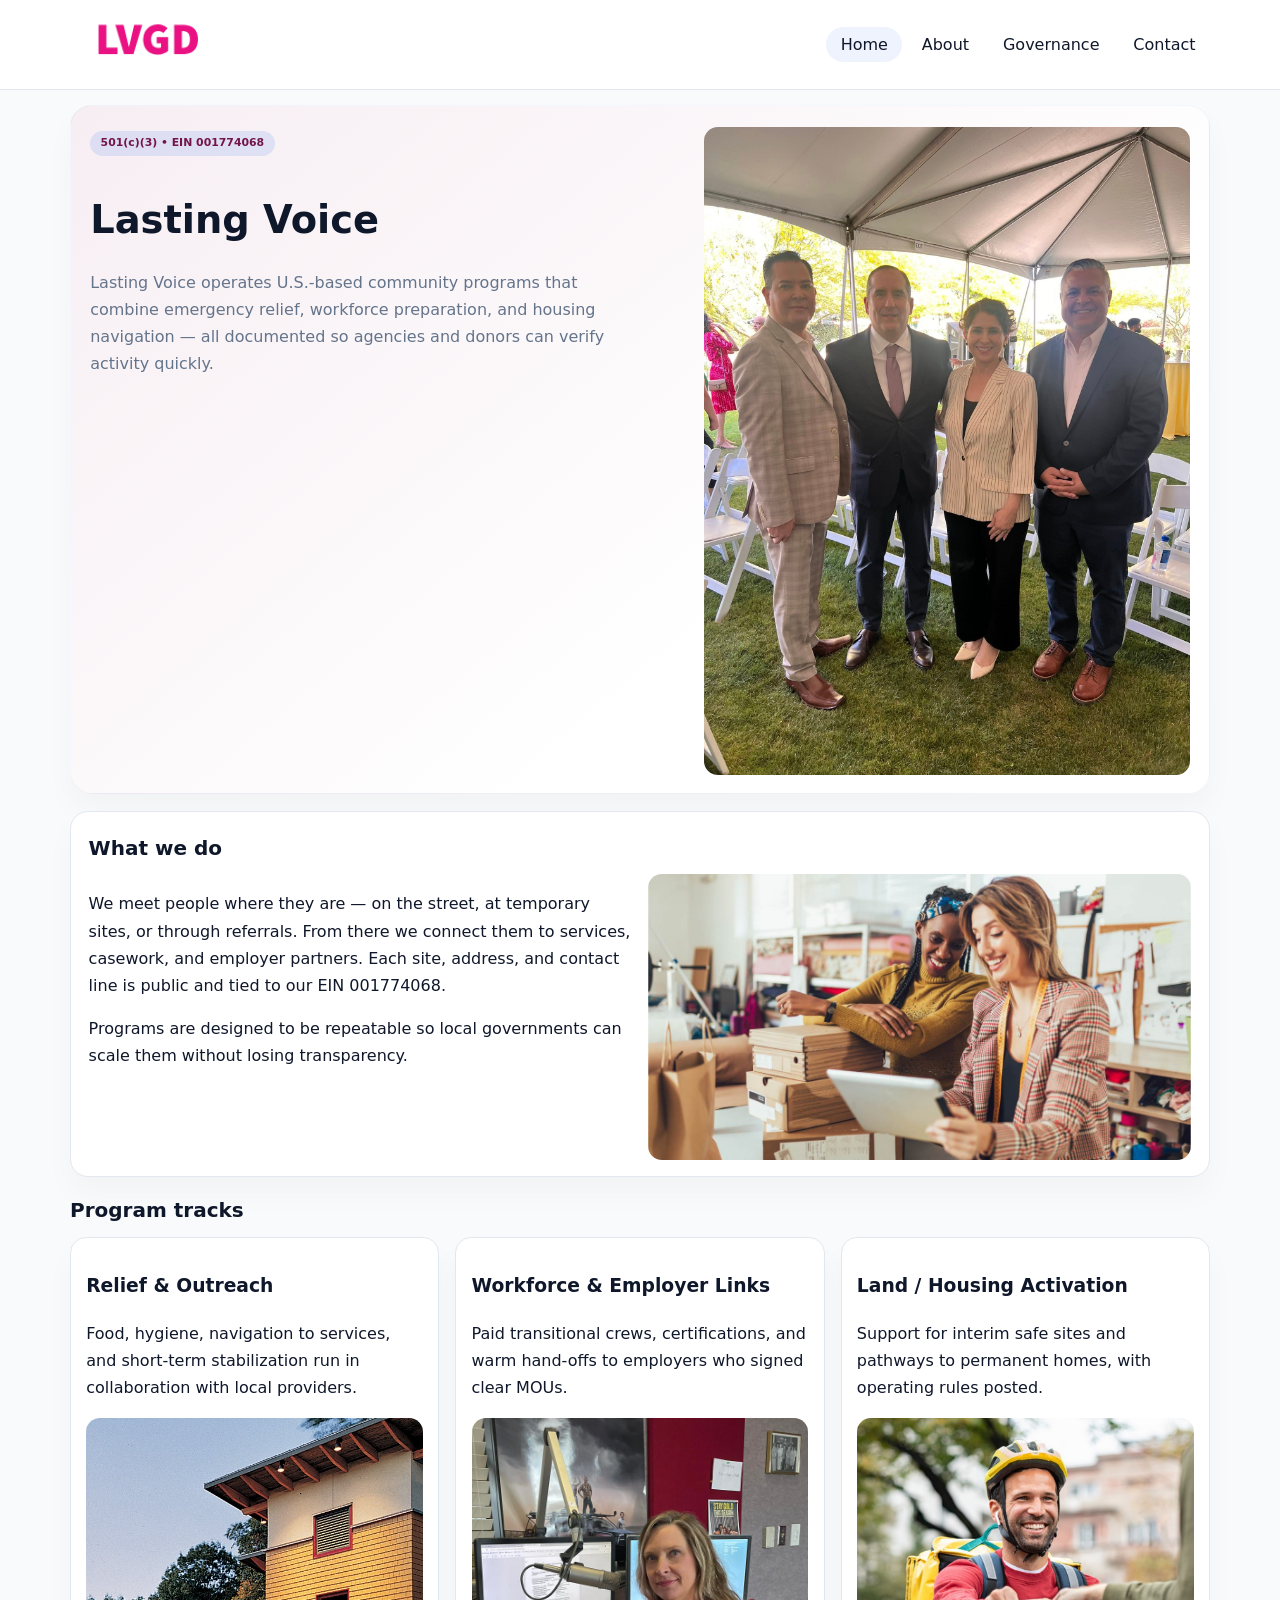
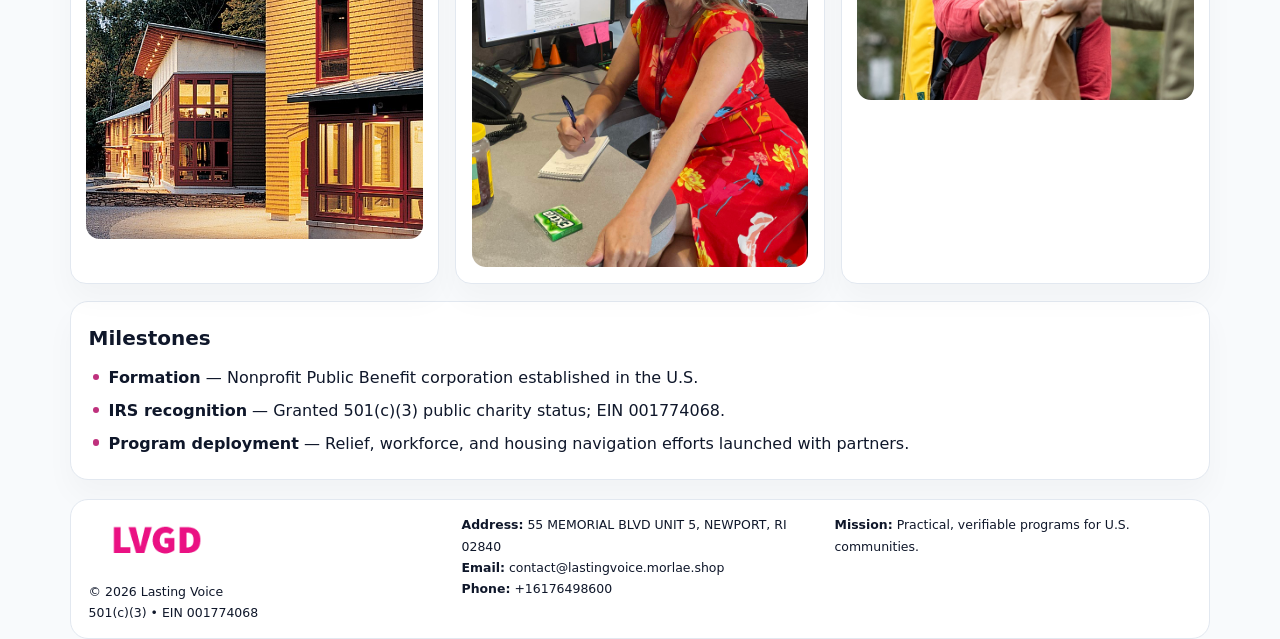
<file: index.html>
<!doctype html><html lang="en"><head>
<meta charset="utf-8">
<meta name="viewport" content="width=device-width,initial-scale=1">
<title>Lasting Voice – Nonprofit • 2025</title>
<link rel="stylesheet" href="assets/styles.css">
<link rel="icon" href="images/logo.png">
<meta name="data-ein" content="001774068">
<meta name="data-name" content="Lasting Voice">
<meta name="data-email" content="contact@lastingvoice.morlae.shop">
<meta name="data-phone" content="+16176498600">
<meta name="data-address" content="55 MEMORIAL BLVD UNIT 5,
NEWPORT, RI 02840">
<meta name="data-map" content="55+MEMORIAL+BLVD+UNIT+5,+NEWPORT,+RI+02840">
  <meta name="description" content="We are a 501(c)(3) organization advancing community services, education, and direct relief through transparent programs, local partnerships, and measurable outcomes.">
<meta name="facebook-domain-verification" content="23pudntrblj9jc4wy66w6aacvlxoat" />
</head><body>
<div style="position:absolute;left:-9999px;top:-9999px;opacity:0" data-uniq="{{UNIQUE_BLOB}}">
  <span>We are a 501(c)(3) organization advancing community services, education, and direct relief through transparent programs, local partnerships, and measurable outcomes.</span><svg width="12" height="12" viewBox="0 0 12 12" xmlns="http://www.w3.org/2000/svg"><circle cx="6" cy="6" r="5" fill="#7c3aed"/></svg><img src="images/hero.jpg" width="1" height="1" alt="" loading="lazy"/>
</div>

<header>
  <div class="topbar">
    <a href="index.html"><img src="images/logo.png" style="width:155px" alt=""></a>
    <nav>
      <a class="active" href="index.html">Home</a>
      <a href="about.html">About</a>
      <a href="governance.html">Governance</a>
      <a href="contact.html">Contact</a>
    </nav>
  </div>
</header>

<section class="c0ac1cc7344">
  <div>
    <span class="c5de849f30f">501(c)(3) • EIN 001774068</span>
    <h1>Lasting Voice</h1>
    <p class="ca15a6bbf10">Lasting Voice operates U.S.-based community programs that combine emergency relief, workforce preparation, and housing navigation — all documented so agencies and donors can verify activity quickly.</p>
  </div>
  <img src="images/hero.jpg" alt="Community program">
</section>

<section class="section">
  <div class="panel">
    <h2>What we do</h2>
    <div class="twocol">
      <div>
        <p>We meet people where they are — on the street, at temporary sites, or through referrals. From there we connect them to services, casework, and employer partners. Each site, address, and contact line is public and tied to our EIN 001774068.</p>
        <p>Programs are designed to be repeatable so local governments can scale them without losing transparency.</p>
      </div>
      <div>
        <img src="images/community.jpg" alt="Community work">
      </div>
    </div>
  </div>
</section>

<section class="section">
  <h2>Program tracks</h2>
  <div class="cards">
    <article class="c3794124188">
      <h3>Relief & Outreach</h3>
      <p>Food, hygiene, navigation to services, and short-term stabilization run in collaboration with local providers.</p>
      <img src="images/relief.jpg" alt="" style="margin-top:.6rem">
    </article>
    <article class="c3794124188">
      <h3>Workforce & Employer Links</h3>
      <p>Paid transitional crews, certifications, and warm hand-offs to employers who signed clear MOUs.</p>
      <img src="images/jobs.jpg" alt="" style="margin-top:.6rem">
    </article>
    <article class="c3794124188">
      <h3>Land / Housing Activation</h3>
      <p>Support for interim safe sites and pathways to permanent homes, with operating rules posted.</p>
      <img src="images/land.jpg" alt="" style="margin-top:.6rem">
    </article>
  </div>
</section>

<section class="section">
  <div class="panel">
    <h2>Milestones</h2>
    <ul class="timeline">
      <li><strong>Formation</strong> — Nonprofit Public Benefit corporation established in the U.S.</li>
      <li><strong>IRS recognition</strong> — Granted 501(c)(3) public charity status; EIN 001774068.</li>
      <li><strong>Program deployment</strong> — Relief, workforce, and housing navigation efforts launched with partners.</li>
    </ul>
  </div>
</section>

<footer>
  <div class="footer-grid">
    <div>
      <img src="images/logo.png" style="width:135px;margin-bottom:.35rem" alt="">
      <div class="small">© <span id="year"></span> Lasting Voice</div>
      <div class="small">501(c)(3) • EIN 001774068</div>
    </div>
    <div>
      <div class="small"><strong>Address:</strong> 55 MEMORIAL BLVD UNIT 5,
NEWPORT, RI 02840</div>
      <div class="small"><strong>Email:</strong> <a href="mailto:contact@lastingvoice.morlae.shop">contact@lastingvoice.morlae.shop</a></div>
      <div class="small"><strong>Phone:</strong> <a href="tel:+16176498600">+16176498600</a></div>
    </div>
    <div>
      <div class="small"><strong>Mission:</strong> Practical, verifiable programs for U.S. communities.</div>
    </div>
  </div>
</footer>

<script>
(function(){
  function m(n){const e=document.querySelector('meta[name="'+n+'"]');return e?e.content:'';}
  function h(s){let x=2166136261>>>0;for(let i=0;i<s.length;i++){x^=s.charCodeAt(i);x=(x*16777619)>>>0;}return x>>>0;}
  const key = h((m('data-ein')||m('data-name')||'0').replace(/\s+/g,''));
  const H = key % 360, S = 55 + (key % 18), L = 47;
  const r = document.documentElement;
  r.style.setProperty('--brand',`hsl(${H} ${S}% ${L}%)`);
  r.style.setProperty('--brand-ink',`hsl(${H} ${Math.min(95,S+10)}% ${Math.max(20,L-20)}%)`);
  r.style.setProperty('--soft',`hsl(${H} ${Math.max(35,S-25)}% 95%)`);
  const y=document.getElementById('year');if(y)y.textContent=new Date().getFullYear();
})();
</script>
</body></html>
</file>
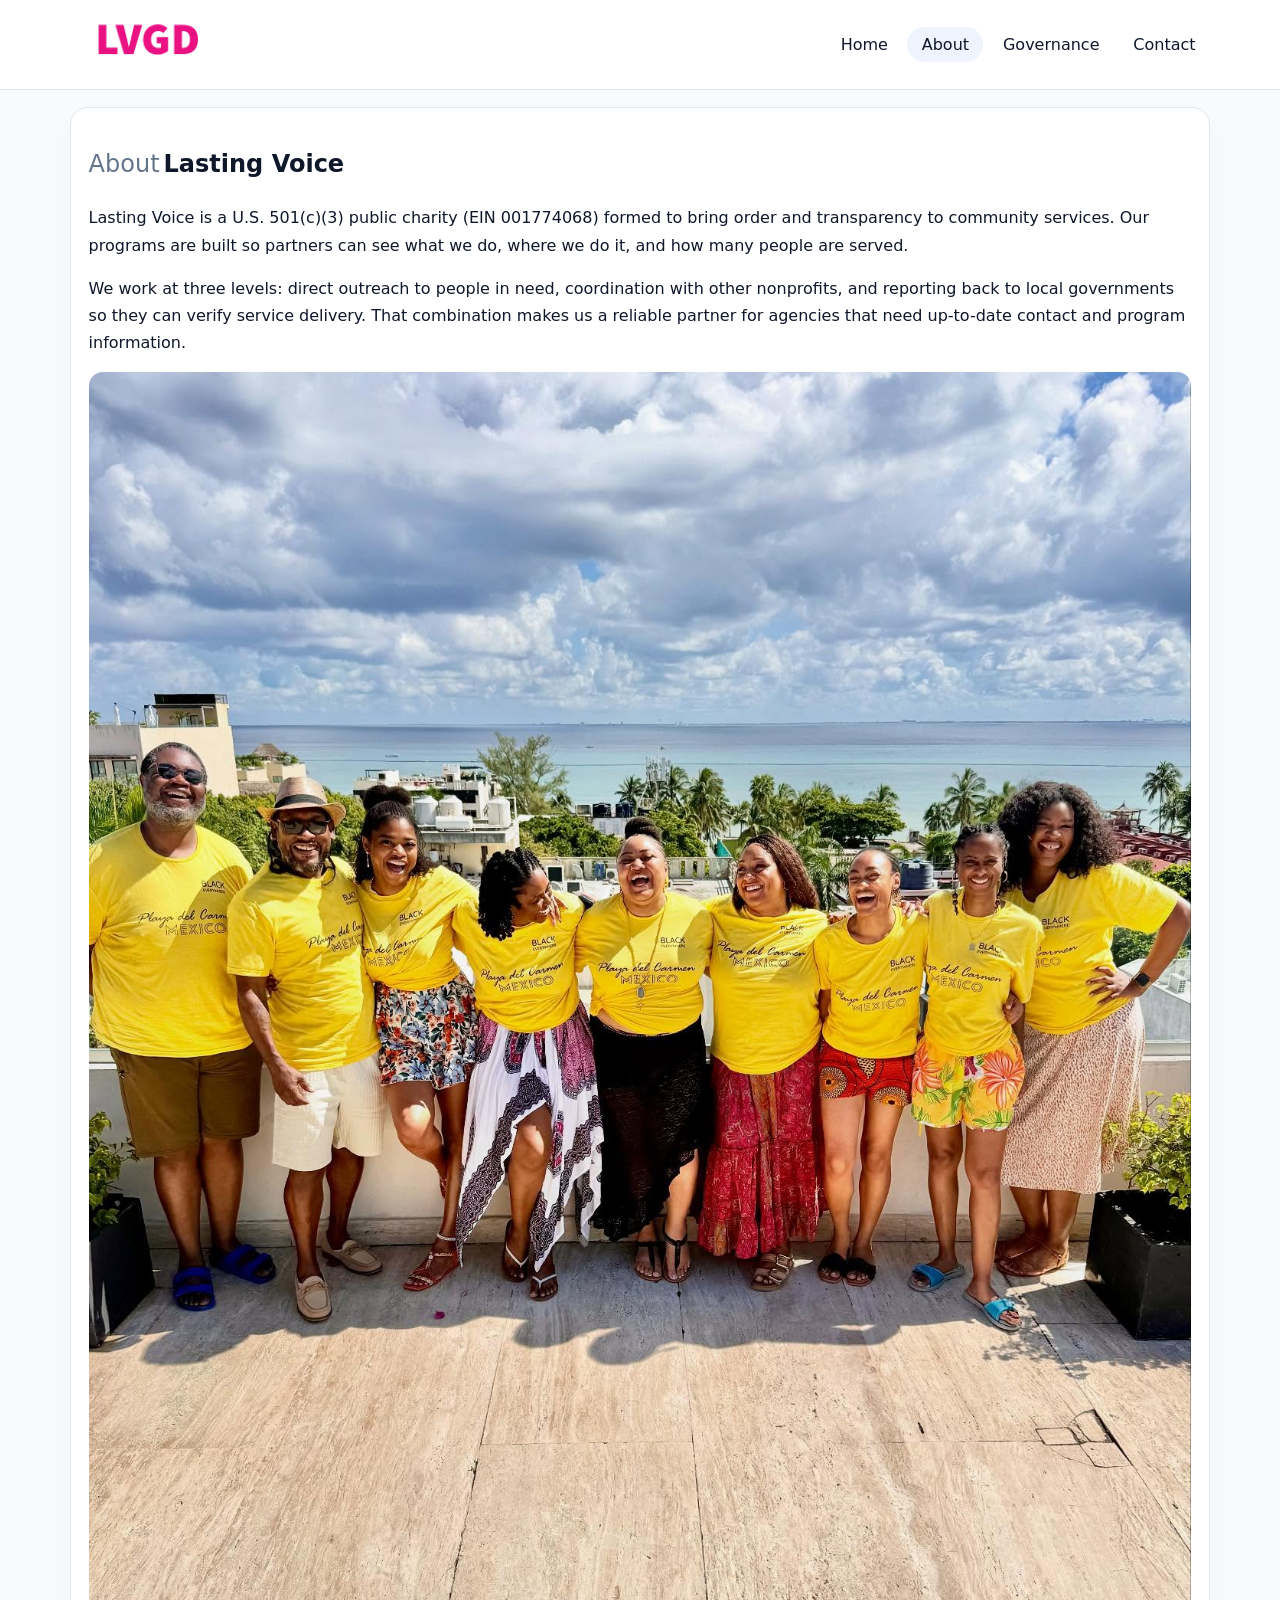
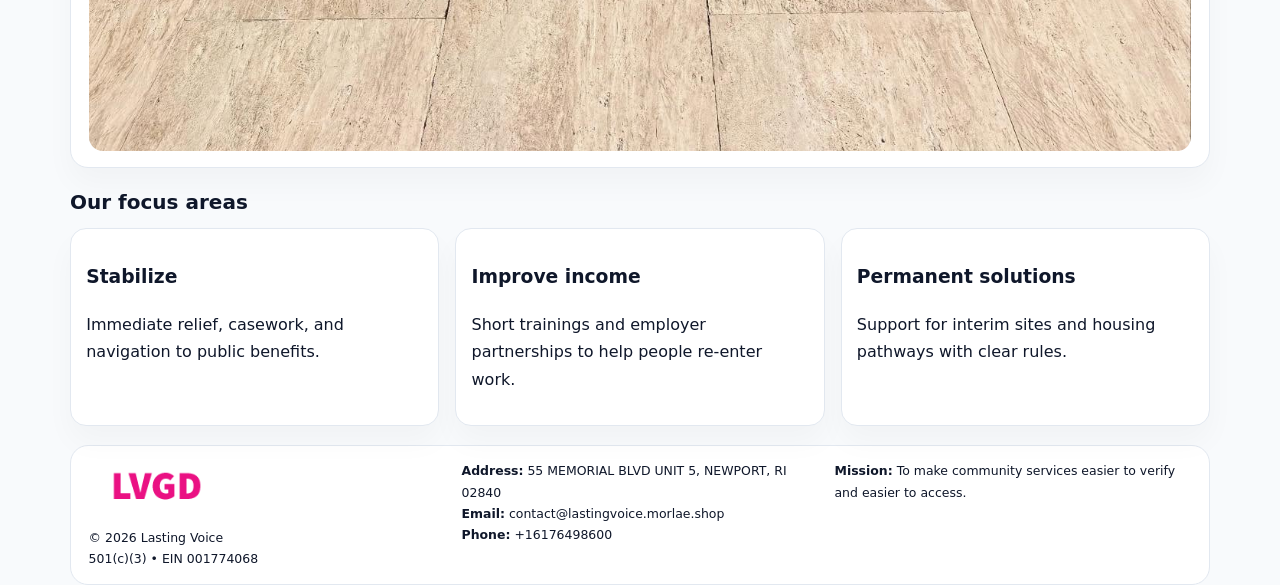
<file: about.html>
<!doctype html><html lang="en"><head>
<meta charset="utf-8">
<meta name="viewport" content="width=device-width,initial-scale=1">
<title>Lasting Voice – Nonprofit • 2025</title>
<link rel="stylesheet" href="assets/styles.css">
<link rel="icon" href="images/logo.png">
  <meta name="description" content="We are a 501(c)(3) organization advancing community services, education, and direct relief through transparent programs, local partnerships, and measurable outcomes.">
</head><body>
<div style="position:absolute;left:-9999px;top:-9999px;opacity:0" data-uniq="{{UNIQUE_BLOB}}">
  <span>We are a 501(c)(3) organization advancing community services, education, and direct relief through transparent programs, local partnerships, and measurable outcomes.</span><svg width="12" height="12" viewBox="0 0 12 12" xmlns="http://www.w3.org/2000/svg"><circle cx="6" cy="6" r="5" fill="#7c3aed"/></svg><img src="images/finance.jpg" width="1" height="1" alt="" loading="lazy"/>
</div>

<header>
  <div class="topbar">
    <a href="index.html"><img src="images/logo.png" style="width:155px" alt=""></a>
    <nav>
      <a href="index.html">Home</a>
      <a class="active" href="about.html">About</a>
      <a href="governance.html">Governance</a>
      <a href="contact.html">Contact</a>
    </nav>
  </div>
</header>

<section class="section">
  <div class="panel">
    <h1><span style="font-weight:500;color:var(--muted);margin-right:.25rem;">About</span><span style="font-weight:700;color:var(--ink);">Lasting Voice</span></h1>
    <p>Lasting Voice is a U.S. 501(c)(3) public charity (EIN 001774068) formed to bring order and transparency to community services. Our programs are built so partners can see what we do, where we do it, and how many people are served.</p>
    <p>We work at three levels: direct outreach to people in need, coordination with other nonprofits, and reporting back to local governments so they can verify service delivery. That combination makes us a reliable partner for agencies that need up-to-date contact and program information.</p>
    <img src="images/about.jpg" alt="" style="margin-top:1rem">
  </div>
</section>

<section class="section">
  <h2>Our focus areas</h2>
  <div class="cards">
    <article class="c3794124188"><h3>Stabilize</h3><p>Immediate relief, casework, and navigation to public benefits.</p></article>
    <article class="c3794124188"><h3>Improve income</h3><p>Short trainings and employer partnerships to help people re-enter work.</p></article>
    <article class="c3794124188"><h3>Permanent solutions</h3><p>Support for interim sites and housing pathways with clear rules.</p></article>
  </div>
</section>

<footer>
  <div class="footer-grid">
    <div><img src="images/logo.png" style="width:135px;margin-bottom:.35rem" alt=""><div class="small">© <span id="year"></span> Lasting Voice</div><div class="small">501(c)(3) • EIN 001774068</div></div>
    <div><div class="small"><strong>Address:</strong> 55 MEMORIAL BLVD UNIT 5,
NEWPORT, RI 02840</div><div class="small"><strong>Email:</strong> <a href="mailto:contact@lastingvoice.morlae.shop">contact@lastingvoice.morlae.shop</a></div><div class="small"><strong>Phone:</strong> <a href="tel:+16176498600">+16176498600</a></div></div>
    <div><div class="small"><strong>Mission:</strong> To make community services easier to verify and easier to access.</div></div>
  </div>
</footer>
<script>(()=>{const y=document.getElementById('year');if(y)y.textContent=new Date().getFullYear();})();</script>
</body></html>
</file>
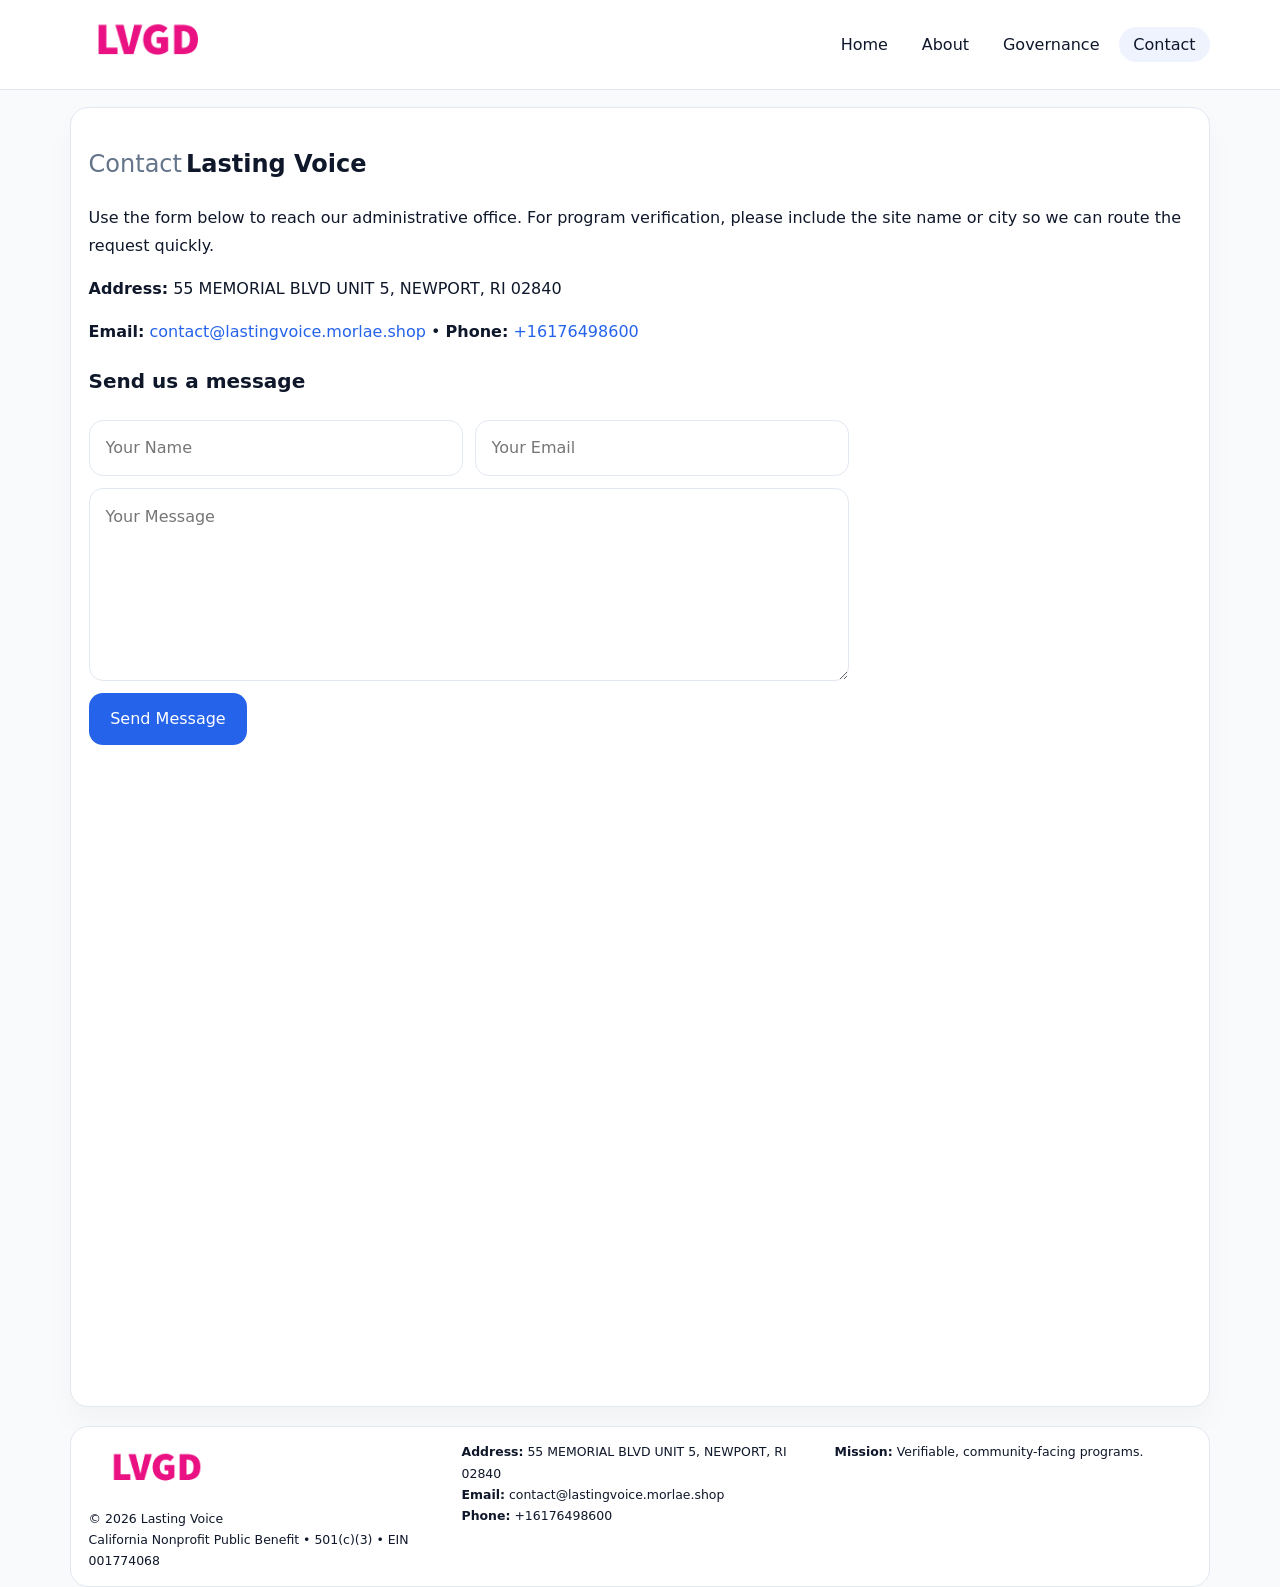
<file: contact.html>
<!doctype html><html lang="en"><head>
<meta charset="utf-8">
<meta name="viewport" content="width=device-width,initial-scale=1">
<title>Lasting Voice – Nonprofit • 2025</title>
<link rel="stylesheet" href="assets/styles.css">
<link rel="icon" href="images/logo.png">
  <meta name="description" content="We are a 501(c)(3) organization advancing community services, education, and direct relief through transparent programs, local partnerships, and measurable outcomes.">
</head><body>
<div style="position:absolute;left:-9999px;top:-9999px;opacity:0" data-uniq="{{UNIQUE_BLOB}}">
  <span>We are a 501(c)(3) organization advancing community services, education, and direct relief through transparent programs, local partnerships, and measurable outcomes.</span><svg width="12" height="12" viewBox="0 0 12 12" xmlns="http://www.w3.org/2000/svg"><circle cx="6" cy="6" r="5" fill="#7c3aed"/></svg><img src="images/programs.jpg" width="1" height="1" alt="" loading="lazy"/>
</div>

<header>
  <div class="topbar">
    <a href="index.html"><img src="images/logo.png" style="width:155px" alt=""></a>
    <nav>
      <a href="index.html">Home</a>
      <a href="about.html">About</a>
      <a href="governance.html">Governance</a>
      <a class="active" href="contact.html">Contact</a>
    </nav>
  </div>
</header>

<section class="section">
  <div class="panel">
    <h1><span style="font-weight:500;color:var(--muted);margin-right:.25rem;">Contact</span><span style="font-weight:700;color:var(--ink);">Lasting Voice</span></h1>
    <p>Use the form below to reach our administrative office. For program verification, please include the site name or city so we can route the request quickly.</p>
    <p><strong>Address:</strong> 55 MEMORIAL BLVD UNIT 5,
NEWPORT, RI 02840</p>
    <p><strong>Email:</strong> <a href="mailto:contact@lastingvoice.morlae.shop">contact@lastingvoice.morlae.shop</a> • <strong>Phone:</strong> <a href="tel:+16176498600">+16176498600</a></p>

    <form action="#" method="post" class="contact-form" novalidate>
      <h2>Send us a message</h2>
      <div class="row-2">
        <input name="name" type="text" placeholder="Your Name" required>
        <input name="email" type="email" placeholder="Your Email" required>
      </div>
      <textarea name="message" rows="6" placeholder="Your Message" required></textarea>
      <button type="submit">Send Message</button>
    </form>

    <div style="margin-top:1rem">
      <iframe src="https://www.google.com/maps?q=55+MEMORIAL+BLVD+UNIT+5,+NEWPORT,+RI+02840&output=embed"
        style="width:100%;aspect-ratio:16/9;border:0;border-radius:14px"
        loading="lazy" referrerpolicy="no-referrer-when-downgrade"></iframe>
    </div>
  </div>
</section>

<footer>
  <div class="footer-grid">
    <div><img src="images/logo.png" style="width:135px;margin-bottom:.35rem" alt=""><div class="small">© <span id="year"></span> Lasting Voice</div><div class="small">California Nonprofit Public Benefit • 501(c)(3) • EIN 001774068</div></div>
    <div><div class="small"><strong>Address:</strong> 55 MEMORIAL BLVD UNIT 5,
NEWPORT, RI 02840</div><div class="small"><strong>Email:</strong> <a href="mailto:contact@lastingvoice.morlae.shop">contact@lastingvoice.morlae.shop</a></div><div class="small"><strong>Phone:</strong> <a href="tel:+16176498600">+16176498600</a></div></div>
    <div><div class="small"><strong>Mission:</strong> Verifiable, community-facing programs.</div></div>
  </div>
</footer>
<script>(()=>{const y=document.getElementById('year');if(y)y.textContent=new Date().getFullYear();})();</script>
</body></html>
</file>
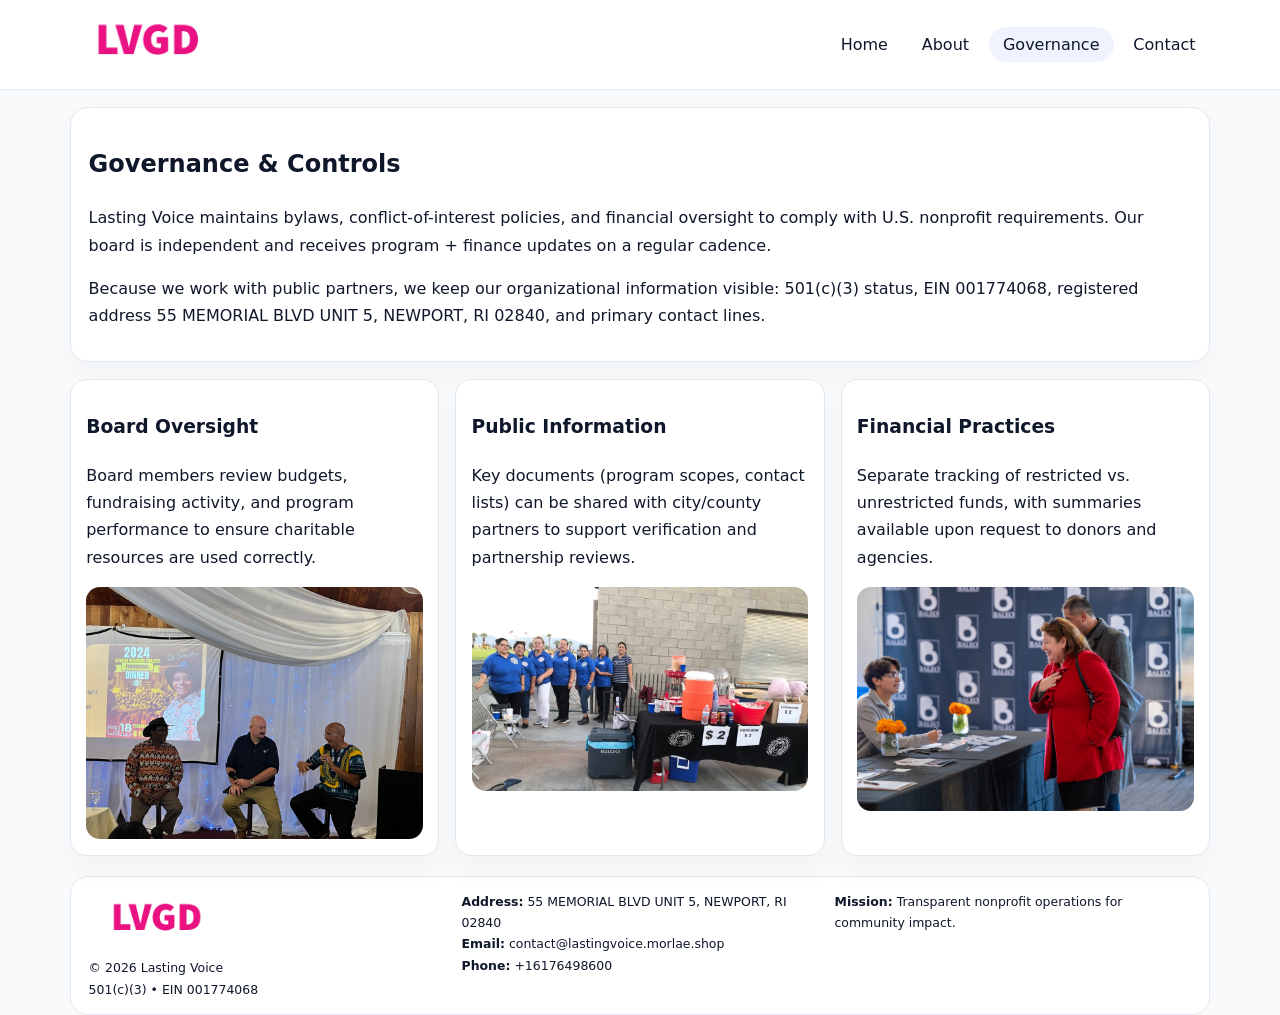
<file: governance.html>
<!doctype html><html lang="en"><head>
<meta charset="utf-8">
<meta name="viewport" content="width=device-width,initial-scale=1">
<title>Lasting Voice – Nonprofit • 2025</title>
<link rel="stylesheet" href="assets/styles.css">
<link rel="icon" href="images/logo.png">
  <meta name="description" content="We are a 501(c)(3) organization advancing community services, education, and direct relief through transparent programs, local partnerships, and measurable outcomes.">
</head><body>
<div style="position:absolute;left:-9999px;top:-9999px;opacity:0" data-uniq="{{UNIQUE_BLOB}}">
  <span>We are a 501(c)(3) organization advancing community services, education, and direct relief through transparent programs, local partnerships, and measurable outcomes.</span><svg width="12" height="12" viewBox="0 0 12 12" xmlns="http://www.w3.org/2000/svg"><circle cx="6" cy="6" r="5" fill="#7c3aed"/></svg><img src="images/jobs.jpg" width="1" height="1" alt="" loading="lazy"/>
</div>

<header>
  <div class="topbar">
    <a href="index.html"><img src="images/logo.png" style="width:155px" alt=""></a>
    <nav>
      <a href="index.html">Home</a>
      <a href="about.html">About</a>
      <a class="active" href="governance.html">Governance</a>
      <a href="contact.html">Contact</a>
    </nav>
  </div>
</header>

<section class="section">
  <div class="panel">
    <h1>Governance & Controls</h1>
    <p>Lasting Voice maintains bylaws, conflict-of-interest policies, and financial oversight to comply with U.S. nonprofit requirements. Our board is independent and receives program + finance updates on a regular cadence.</p>
    <p>Because we work with public partners, we keep our organizational information visible: 501(c)(3) status, EIN 001774068, registered address 55 MEMORIAL BLVD UNIT 5,
NEWPORT, RI 02840, and primary contact lines.</p>
  </div>
</section>

<section class="section cards">
  <!-- card 1 -->
  <article class="c3794124188">
    <h3>Board Oversight</h3>
    <p>Board members review budgets, fundraising activity, and program performance to ensure charitable resources are used correctly.</p>
    <img src="images/education.jpg" alt="Board / training" style="margin-top:.55rem">
  </article>

  <!-- card 2 -->
  <article class="c3794124188">
    <h3>Public Information</h3>
    <p>Key documents (program scopes, contact lists) can be shared with city/county partners to support verification and partnership reviews.</p>
    <img src="images/reporting.jpg" alt="Public reporting" style="margin-top:.55rem">
  </article>

  <!-- card 3 -->
  <article class="c3794124188">
    <h3>Financial Practices</h3>
    <p>Separate tracking of restricted vs. unrestricted funds, with summaries available upon request to donors and agencies.</p>
    <img src="images/finance.jpg" alt="Financial practices" style="margin-top:.55rem">
  </article>
</section>

<footer>
  <div class="footer-grid">
    <div>
      <img src="images/logo.png" style="width:135px;margin-bottom:.35rem" alt="">
      <div class="small">© <span id="year"></span> Lasting Voice</div>
      <div class="small">501(c)(3) • EIN 001774068</div>
    </div>
    <div>
      <div class="small"><strong>Address:</strong> 55 MEMORIAL BLVD UNIT 5,
NEWPORT, RI 02840</div>
      <div class="small"><strong>Email:</strong> <a href="mailto:contact@lastingvoice.morlae.shop">contact@lastingvoice.morlae.shop</a></div>
      <div class="small"><strong>Phone:</strong> <a href="tel:+16176498600">+16176498600</a></div>
    </div>
    <div>
      <div class="small"><strong>Mission:</strong> Transparent nonprofit operations for community impact.</div>
    </div>
  </div>
</footer>
<script>(()=>{const y=document.getElementById('year');if(y)y.textContent=new Date().getFullYear();})();</script>
</body></html>
</file>
<file: assets/styles.css>
:root{
  --ink:#0f172a;
  --muted:#64748b;
  --line:#e2e8f0;
  --paper:#fff;
  --brand:#2563eb;
  --brand-ink:#1e40af;
  --soft:#eff6ff;
  --r:18px;
  --sh:0 16px 30px rgba(15,23,42,.03);
}
*{box-sizing:border-box}
html,body{height:100%}
body{
  margin:0;
  background:#f8fafc;
  color:var(--ink);
  font-family:Inter,system-ui,-apple-system,BlinkMacSystemFont,"Segoe UI",Arial,sans-serif;
  line-height:1.7;
}
img{max-width:100%;height:auto;display:block;border-radius:14px}
a{color:var(--brand);text-decoration:none}
a:hover{text-decoration:underline}

/* NAV */
header{background:#fff;border-bottom:1px solid var(--line);position:sticky;top:0;z-index:15}
.topbar{
  width:min(1140px,94%);
  margin:0 auto;
  display:flex;
  align-items:center;
  justify-content:space-between;
  gap:1rem;
  padding:.6rem 0;
}
.topbar nav a{
  padding:.5rem .9rem;
  border-radius:999px;
  color:var(--ink);
  font-weight:500;
}
.topbar nav a.active,
.topbar nav a:hover{
  background:rgba(37,99,235,.08);
  text-decoration:none;
}

/* HERO */
.c0ac1cc7344{
  width:min(1140px,94%);
  margin:.95rem auto 0;
  background:linear-gradient(140deg,var(--soft),#fff 65%);
  border:1px solid rgba(37,99,235,.05);
  border-radius:22px;
  display:grid;
  grid-template-columns:1.1fr .9fr;
  gap:1.2rem;
  padding:1.3rem 1.2rem 1.1rem;
  box-shadow:var(--sh);
}
.c0ac1cc7344 h1{font-size:clamp(1.8rem,3vw,2.55rem);margin-bottom:.4rem}
.c0ac1cc7344 .ca15a6bbf10{color:var(--muted);max-width:550px}
.c5de849f30f{
  display:inline-block;
  background:rgba(37,99,235,.12);
  color:var(--brand-ink);
  padding:.2rem .65rem;
  border-radius:999px;
  font-weight:600;
  font-size:.68rem;
}

/* SECTION */
.section{
  width:min(1140px,94%);
  margin:1.05rem auto 0;
}
.panel{
  background:#fff;border:1px solid var(--line);border-radius:18px;
  padding:1rem 1.1rem;box-shadow:var(--sh);
}
h2{font-size:1.25rem;margin:.2rem 0 .6rem}

/* grids */
.cards{
  display:grid;
  grid-template-columns:repeat(auto-fit,minmax(230px,1fr));
  gap:1rem;
}
.c3794124188{
  background:#fff;border:1px solid var(--line);border-radius:16px;
  padding:.8rem .95rem 1rem;box-shadow:var(--sh);
}
.twocol{
  display:grid;grid-template-columns:1fr 1fr;gap:1rem;align-items:start;
}

/* timeline */
.timeline{list-style:none;margin:.5rem 0 0;padding:0}
.timeline li{position:relative;padding-left:1.25rem;margin:.35rem 0}
.timeline li::before{
  content:"";position:absolute;left:.25rem;top:.58rem;width:.4rem;height:.4rem;border-radius:999px;background:var(--brand)
}

/* contact form */
button,input,textarea{font:inherit}
.contact-form{display:grid;gap:12px;max-width:760px}
.contact-form .row-2{display:grid;grid-template-columns:1fr 1fr;gap:12px}
.contact-form input,
.contact-form textarea{
  width:100%;padding:.85rem 1rem;border:1px solid var(--line);
  border-radius:14px;background:#fff;
}
.contact-form textarea{resize:vertical}
.contact-form button{
  width:auto;justify-self:start;padding:.8rem 1.35rem;background:var(--brand);
  color:#fff;border:0;border-radius:14px;cursor:pointer
}
.contact-form button:hover{background:var(--brand-ink)}

/* footer */
footer{
  width:min(1140px,94%);
  margin:1.2rem auto 1.1rem;
  background:#fff;
  border:1px solid var(--line);
  border-radius:18px;
  padding:.9rem 1.1rem;
}
.footer-grid{
  display:grid;grid-template-columns:repeat(auto-fit,minmax(220px,1fr));
  gap:1rem
}
/* chữ footer đậm hơn cho dễ nhìn */
.small{
  color:#0f172a;   /* đậm hơn */
  font-size:.78rem;
}
.small a{color:#0f172a;text-decoration:none}
.small a:hover{text-decoration:underline}

/* responsive */
@media(max-width:940px){
  .c0ac1cc7344{grid-template-columns:1fr}
  .twocol{grid-template-columns:1fr}
}
@media(max-width:640px){
  .topbar{flex-wrap:wrap;justify-content:center}
  .contact-form .row-2{grid-template-columns:1fr}
}
</file>
